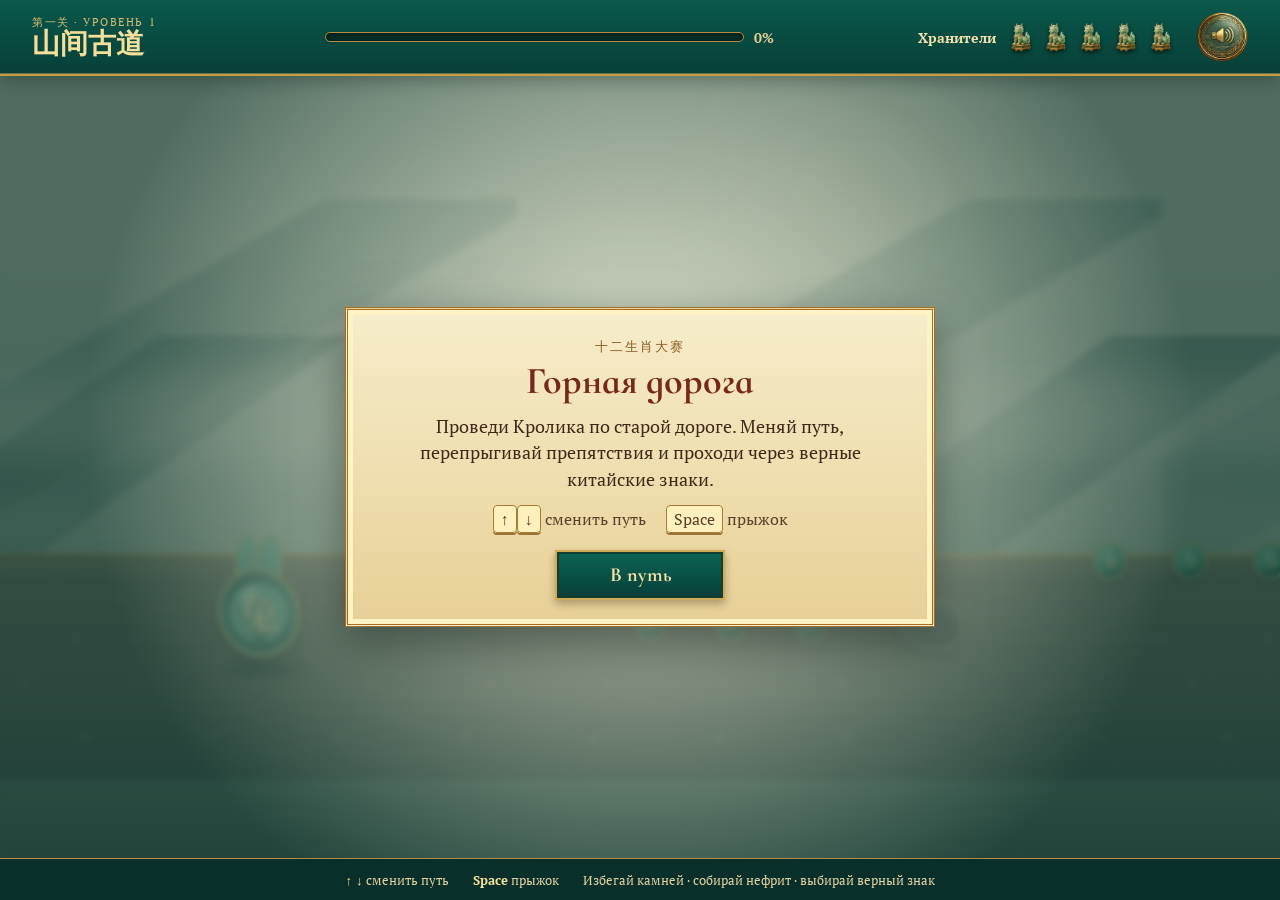
<file: runner-test.html>
<!doctype html>
<html lang="ru">
<head>
  <meta charset="UTF-8">
  <meta name="viewport" content="width=device-width,initial-scale=1,viewport-fit=cover">
  <title>山间古道 · Прототип раннера</title>
  <link rel="preconnect" href="https://fonts.googleapis.com">
  <link rel="preconnect" href="https://fonts.gstatic.com" crossorigin>
  <link href="https://fonts.googleapis.com/css2?family=Cormorant+Infant:wght@600;700&family=Noto+Serif+SC:wght@600;700&family=PT+Serif:wght@400;700&display=swap" rel="stylesheet">
  <link rel="stylesheet" href="runner.css">
</head>
<body>
  <main class="runner-shell">
    <header class="runner-top">
      <div class="runner-title">
        <small>第一关 · УРОВЕНЬ 1</small>
        <h1>山间古道</h1>
      </div>

      <div class="runner-progress" aria-label="Прогресс уровня">
        <span class="runner-progress__track"><i id="progressFill"></i></span>
        <b id="progressText">0%</b>
      </div>

      <aside class="runner-lives" aria-label="Нефритовые хранители">
        <span>Хранители</span>
        <div id="lives"></div>
      </aside>

      <button class="sound-control" id="soundButton" type="button" aria-pressed="true" aria-label="Выключить звук">
        <img src="assets/ui/sound-button.png?v=4" alt="">
      </button>
    </header>

    <section class="runner-stage" id="stage" aria-label="Игровое поле">
      <div class="runner-sky"></div>
      <div class="runner-mountains runner-mountains--far" data-parallax=".08"></div>
      <div class="runner-mountains runner-mountains--near" data-parallax=".16"></div>
      <div class="runner-mist runner-mist--one"></div>
      <div class="runner-mist runner-mist--two"></div>

      <div class="runner-world" id="world">
        <div class="road-decoration road-decoration--pine pine-a"></div>
        <div class="road-decoration road-decoration--pine pine-b"></div>
        <div class="road-decoration road-decoration--lantern lantern-a">灯</div>
        <div class="road-decoration road-decoration--lantern lantern-b">灯</div>

        <div class="runner-road">
          <div class="runner-road__edge"></div>
          <div class="runner-road__lanes" aria-hidden="true">
            <i></i><i></i>
          </div>
        </div>

        <div class="finish-gate" data-x="5650" aria-hidden="true">
          <div class="finish-gate__roof"></div>
          <div class="finish-gate__posts"><i></i><i></i></div>
          <b>终点</b>
        </div>

        <div id="objects"></div>
      </div>

      <div class="runner-player" id="player" aria-label="Кролик">
        <span class="runner-player__shadow"></span>
        <div class="runner-player__figure">
          <span class="runner-player__seal">兔</span>
          <small>tù</small>
        </div>
      </div>

      <div class="runner-challenge" id="challenge" hidden>
        <small id="challengeHint">Знак на пути</small>
        <strong id="challengeText">找到“兔”</strong>
      </div>

      <div class="runner-message" id="message" role="status" aria-live="polite"></div>

      <div class="runner-controls runner-controls--mobile" aria-label="Управление">
        <button type="button" data-control="up" aria-label="Выше">↑</button>
        <button type="button" data-control="jump" aria-label="Прыжок">跃</button>
        <button type="button" data-control="down" aria-label="Ниже">↓</button>
      </div>

      <div class="runner-start" id="startScreen">
        <div class="runner-start__paper">
          <small>十二生肖大赛</small>
          <h2>Горная дорога</h2>
          <p>Проведи Кролика по старой дороге. Меняй путь, перепрыгивай препятствия и проходи через верные китайские знаки.</p>
          <div class="runner-start__keys">
            <span><kbd>↑</kbd><kbd>↓</kbd> сменить путь</span>
            <span><kbd>Space</kbd> прыжок</span>
          </div>
          <button class="runner-start__button" id="startButton" type="button">В путь</button>
        </div>
      </div>

      <div class="runner-result" id="resultScreen" hidden>
        <div class="runner-result__card">
          <small>胜 · ПУТЬ ЗАВЕРШЁН</small>
          <h2>山间古道</h2>
          <div class="runner-result__stars" id="resultStars" aria-label="Звёзды"></div>
          <dl>
            <div><dt>Хранители</dt><dd id="resultLives">5 / 5</dd></div>
            <div><dt>Знаки</dt><dd id="resultSigns">0 / 2</dd></div>
            <div><dt>Нефритовые жетоны</dt><dd id="resultTokens">0 / 18</dd></div>
          </dl>
          <div class="runner-result__chest">
            <img src="assets/rewards/emperor-chest.png" alt="Императорская шкатулка">
            <span>Награда за первый путь</span>
          </div>
          <button type="button" id="replayButton">Пройти ещё раз</button>
        </div>
      </div>
    </section>

    <footer class="runner-help">
      <span><b>↑ ↓</b> сменить путь</span>
      <span><b>Space</b> прыжок</span>
      <span>Избегай камней · собирай нефрит · выбирай верный знак</span>
    </footer>
  </main>

  <audio id="music" src="assets/audio/chinese-background.mp3?v=1" loop preload="auto"></audio>
  <script src="runner.js"></script>
</body>
</html>
</file>
<file: runner.css>
:root{
  --jade-950:#082f2a;
  --jade-900:#073f37;
  --jade-800:#0a594c;
  --jade-700:#16705f;
  --jade-500:#58a884;
  --gold-700:#9e7027;
  --gold-500:#cda653;
  --gold-300:#ead28e;
  --paper:#f4e7bf;
  --ink:#402819;
  --red:#7c2418;
  --font-display:"Cormorant Infant","PT Serif",serif;
  --font-body:"PT Serif",serif;
  --font-chinese:"Noto Serif SC",serif;
}
*{box-sizing:border-box}
html,body{margin:0;min-height:100%;background:#17372f;color:var(--ink)}
body{font-family:var(--font-body);overflow:hidden}
button{font:inherit}
.runner-shell{
  min-height:100dvh;
  display:grid;
  grid-template-rows:auto minmax(0,1fr) auto;
  background:
    radial-gradient(circle at 50% 0,#f4ebce 0 18%,transparent 48%),
    linear-gradient(#d9d7bd,#7f9a84 58%,#284c40);
}
.runner-top{
  position:relative;z-index:20;
  min-height:76px;
  display:grid;
  grid-template-columns:minmax(180px,1.15fr) minmax(250px,2fr) minmax(310px,1.5fr) 52px;
  align-items:center;
  gap:18px;
  padding:9px clamp(14px,2.5vw,36px);
  color:#f4e2ae;
  background:linear-gradient(180deg,#0a594c 0%,#073f37 100%);
  border-bottom:2px solid #c99b45;
  box-shadow:inset 0 -1px #e3c36a66,0 5px 16px #10241f55;
}
.runner-title small{display:block;color:#d9bd75;font-size:11px;letter-spacing:.14em}
.runner-title h1{margin:0;font:700 clamp(25px,2.2vw,34px)/1 var(--font-display);color:#f5df9a}
.runner-progress{display:grid;grid-template-columns:1fr 48px;align-items:center;gap:10px}
.runner-progress__track{height:10px;padding:2px;border:1px solid #b98b3d;border-radius:999px;background:#052d28;box-shadow:inset 0 1px 4px #0007}
.runner-progress__track i{display:block;width:0;height:100%;border-radius:999px;background:linear-gradient(90deg,#9f7531,#ead58f);transition:width .18s linear}
.runner-progress b{font-size:14px;color:#e9d294}
.runner-lives{display:flex;align-items:center;justify-content:flex-end;gap:9px}
.runner-lives>span{font-weight:700;font-size:14px}
.runner-lives>div{display:flex;align-items:center;gap:2px}
.runner-lives .life{width:33px;height:30px;object-fit:contain;filter:drop-shadow(0 2px 2px #021b17)}
.runner-lives .life.is-lost{opacity:.24;filter:grayscale(1) sepia(.25)}
.sound-control{
  width:52px;height:52px;padding:0;border:0;background:transparent;cursor:pointer;
  transition:transform .18s ease,filter .18s ease
}
.sound-control img{display:block;width:100%;height:100%;object-fit:contain}
.sound-control:hover{transform:scale(1.04);filter:drop-shadow(0 3px 5px #2f1f0d66)}
.runner-stage{
  position:relative;
  min-height:0;
  overflow:hidden;
  isolation:isolate;
  background:
    linear-gradient(to bottom,#dfe1ca 0 20%,#bcc9b7 47%,#809b84 71%,#334e42 100%);
  touch-action:none;
}
.runner-sky{position:absolute;inset:0;background:radial-gradient(circle at 67% 16%,#fff7d9aa 0 4%,transparent 18%)}
.runner-mountains{position:absolute;left:-10%;right:-10%;bottom:35%;height:56%;pointer-events:none}
.runner-mountains--far{
  opacity:.34;
  background:
    linear-gradient(150deg,transparent 0 34%,#527a6b 35% 51%,transparent 52%) 0 100%/42% 88% repeat-x;
  filter:blur(.4px)
}
.runner-mountains--near{
  bottom:28%;height:49%;opacity:.48;
  background:
    linear-gradient(145deg,transparent 0 31%,#315e52 32% 52%,transparent 53%) 0 100%/31% 79% repeat-x;
}
.runner-mist{position:absolute;left:-20%;width:140%;height:14%;border-radius:50%;filter:blur(18px);background:#f5f2dc7a;pointer-events:none}
.runner-mist--one{top:37%;animation:mist 19s linear infinite alternate}
.runner-mist--two{top:51%;opacity:.55;animation:mist 26s linear infinite alternate-reverse}
@keyframes mist{to{transform:translateX(8%)}}

.runner-world{position:absolute;inset:0;width:100%;height:100%;will-change:transform}
.runner-road{
  position:absolute;left:-10%;width:140%;top:61%;height:39%;
  background:
    linear-gradient(#365749 0 1%,transparent 1%),
    linear-gradient(180deg,#94856b 0%,#6e6a58 15%,#55584b 72%,#3b493f 100%);
  border-top:4px solid #baa875;
  box-shadow:inset 0 8px 18px #2a342b55;
  transform:perspective(850px) rotateX(59deg);
  transform-origin:50% 0;
}
.runner-road:before{
  content:"";position:absolute;inset:0;opacity:.26;
  background:
    radial-gradient(ellipse at 25% 25%,#d7c79c 0 3%,transparent 4%),
    radial-gradient(ellipse at 73% 64%,#242f28 0 2%,transparent 3%);
  background-size:93px 61px,78px 55px
}
.runner-road__edge{position:absolute;left:0;right:0;top:0;height:5px;background:linear-gradient(90deg,#8e6426,#ddc16e,#8e6426)}
.runner-road__lanes{position:absolute;inset:0}
.runner-road__lanes i{position:absolute;left:0;right:0;height:1px;background:linear-gradient(90deg,transparent,#d9cb9c2d,transparent)}
.runner-road__lanes i:first-child{top:33%}.runner-road__lanes i:last-child{top:66%}

.runner-player{
  --lane:1;
  --jump:0px;
  position:absolute;
  z-index:12;
  left:16%;
  top:calc(70% + (var(--lane) - 1) * 8%);
  width:108px;height:112px;
  transform:translateY(calc(-50% - var(--jump)));
  transition:top .16s ease;
  will-change:top,transform;
}
.runner-player__shadow{
  position:absolute;left:15%;right:5%;bottom:0;height:18px;border-radius:50%;
  background:#0c231d66;filter:blur(4px);transform:scaleX(.9)
}
.runner-player__figure{
  position:absolute;left:13px;top:2px;width:82px;height:88px;
  display:grid;place-items:center;
  border-radius:46% 54% 47% 53%;
  background:
    radial-gradient(circle at 38% 30%,#a8d7b9 0 12%,transparent 13%),
    radial-gradient(circle,#6fb496 0 52%,#2c705b 53% 63%,#164d40 64%);
  border:2px solid #d6bb68;
  box-shadow:inset 0 0 0 4px #d9edc260,0 7px 10px #10271f88;
}
.runner-player__figure:before,.runner-player__figure:after{
  content:"";position:absolute;top:-37px;width:25px;height:54px;border-radius:60% 60% 30% 30%;
  background:linear-gradient(#83c3a6,#4d9a7d);border:2px solid #d2b466;z-index:-1
}
.runner-player__figure:before{left:15px;rotate:-8deg}.runner-player__figure:after{right:15px;rotate:8deg}
.runner-player__seal{font:700 40px/1 var(--font-chinese);color:#f8e4a9;text-shadow:0 2px #174c3d}
.runner-player__figure small{position:absolute;bottom:8px;color:#173d33;font-weight:700}
.runner-player.is-hit .runner-player__figure{animation:hit .5s ease}
@keyframes hit{20%{filter:brightness(1.8);transform:translateX(-8px) rotate(-5deg)}45%{transform:translateX(8px) rotate(4deg)}75%{transform:translateX(-4px)}}
.runner-player.is-jumping .runner-player__shadow{transform:scale(.62);opacity:.45}

.object{
  position:absolute;z-index:8;
  left:calc(var(--x) * 1px);
  top:calc(70% + (var(--lane) - 1) * 8%);
  transform:translate(-50%,-50%);
}
.obstacle{
  width:64px;height:52px;border-radius:48% 52% 37% 63%;
  background:linear-gradient(145deg,#777665,#4b5147 58%,#343b34);
  border:2px solid #958d70;
  box-shadow:inset 8px 8px 12px #c8bea333,0 8px 8px #12231d55
}
.obstacle:before{content:"";position:absolute;left:12px;top:10px;width:18px;height:8px;border-radius:50%;background:#c1b89c45}
.token{
  width:34px;height:38px;display:grid;place-items:center;
  border-radius:44% 44% 50% 50%;
  color:#e8d38b;font:700 15px var(--font-chinese);
  background:radial-gradient(circle at 40% 30%,#8fd0af,#3e9273 57%,#165747 60%);
  border:2px solid #d5b35d;box-shadow:0 4px 7px #17332677,inset 0 0 0 2px #b9e0c166
}
.token.is-collected{opacity:0;transform:translate(-50%,-110%) scale(.5);transition:.25s ease}
.sign-gate{
  width:108px;height:132px;
  display:grid;place-items:center;
  background:linear-gradient(90deg,#6f321b 0 8%,#b26a2c 9% 15%,transparent 16% 84%,#b26a2c 85% 91%,#6f321b 92%);
  border-top:13px solid #8c3a1f;
  box-shadow:0 5px 7px #25180e45;
}
.sign-gate:before{
  content:"";position:absolute;top:-23px;left:-8px;right:-8px;height:16px;
  background:linear-gradient(#a95327,#6e2718);clip-path:polygon(4% 0,96% 0,100% 38%,75% 45%,68% 100%,32% 100%,25% 45%,0 38%)
}
.sign-gate b{
  display:grid;place-items:center;width:58px;height:70px;
  border:2px solid #d8b85e;background:#f0dfac;color:#6e2419;
  font:700 34px var(--font-chinese);box-shadow:inset 0 0 0 3px #8a341d
}
.sign-gate.is-correct b{background:#d8edc9;color:#174c3d;box-shadow:inset 0 0 0 3px #49886c,0 0 18px #f0d98f}
.sign-gate.is-wrong b{filter:grayscale(.75);opacity:.65}

.road-decoration{position:absolute;z-index:3}
.road-decoration--pine{width:140px;height:250px;bottom:30%;border-left:15px solid #31463a;filter:drop-shadow(0 4px 3px #11231c55)}
.road-decoration--pine:before,.road-decoration--pine:after{
  content:"";position:absolute;width:120px;height:95px;border-radius:50%;
  background:#315f4e;filter:blur(.3px)
}
.road-decoration--pine:before{left:-54px;top:15px}.road-decoration--pine:after{left:-20px;top:66px;background:#244f42}
.pine-a{left:1400px}.pine-b{left:3900px;transform:scale(.8)}
.road-decoration--lantern{
  display:grid;place-items:center;width:38px;height:53px;border-radius:40%;
  color:#f0d78a;background:#842e20;border:2px solid #c79845;
  font:700 16px var(--font-chinese);box-shadow:0 0 14px #e1ba5f55
}
.lantern-a{left:2700px;top:36%}.lantern-b{left:4900px;top:33%}

.finish-gate{
  position:absolute;z-index:6;left:5650px;top:40%;
  width:260px;height:245px;transform:translateX(-50%)
}
.finish-gate__roof{
  position:absolute;left:-24px;right:-24px;top:0;height:48px;
  background:linear-gradient(#922f1d,#5b2118);
  border-bottom:5px solid #d0a449;
  clip-path:polygon(5% 15%,45% 15%,50% 0,55% 15%,95% 15%,100% 30%,87% 42%,80% 100%,20% 100%,13% 42%,0 30%)
}
.finish-gate__posts{position:absolute;left:25px;right:25px;top:46px;bottom:0;display:flex;justify-content:space-between}
.finish-gate__posts i{width:30px;background:linear-gradient(90deg,#662317,#9e4123,#572017);border:2px solid #c79a49}
.finish-gate b{
  position:absolute;left:50%;top:63px;transform:translateX(-50%);
  padding:8px 18px;color:#f0d58c;background:#0a574b;border:2px solid #c79a49;
  font:700 24px var(--font-chinese)
}

.runner-challenge{
  position:absolute;z-index:25;left:50%;top:14%;transform:translateX(-50%);
  min-width:min(420px,86vw);padding:9px 22px 11px;text-align:center;
  color:#f5e3ad;background:linear-gradient(180deg,#0a594ce8,#073f37e8);
  border:2px double #d0aa54;border-radius:10px;box-shadow:0 6px 18px #17332966
}
.runner-challenge small{display:block;color:#d9bd75;font-size:12px;letter-spacing:.1em}
.runner-challenge strong{font:700 25px var(--font-chinese)}
.runner-message{
  position:absolute;z-index:30;left:50%;top:29%;transform:translate(-50%,-50%);
  min-width:220px;text-align:center;font-weight:700;font-size:20px;color:#5e2a17;
  opacity:0;pointer-events:none
}
.runner-message.is-visible{animation:message 1s ease}
@keyframes message{0%{opacity:0;transform:translate(-50%,-35%)}18%,70%{opacity:1;transform:translate(-50%,-50%)}100%{opacity:0;transform:translate(-50%,-68%)}}

.runner-controls--mobile{display:none;position:absolute;z-index:40;right:14px;bottom:14px;gap:7px}
.runner-controls button{
  width:50px;height:50px;border-radius:50%;border:2px solid #cba04d;
  background:#073f37d9;color:#f2d995;font:700 20px var(--font-chinese);
  box-shadow:inset 0 0 0 2px #e3c36a3d,0 3px 7px #0c201a66
}
.runner-start,.runner-result{
  position:absolute;inset:0;z-index:60;display:grid;place-items:center;padding:20px;
  background:radial-gradient(circle at 50% 45%,#eff0d8bb,#1c4139ba 72%);
  backdrop-filter:blur(3px)
}
.runner-start__paper,.runner-result__card{
  width:min(590px,94vw);padding:24px clamp(20px,4vw,42px);text-align:center;
  background:linear-gradient(180deg,#f7edcb,#e7d096);
  border:3px double #a66f28;box-shadow:inset 0 0 0 5px #fff2c5,0 16px 42px #14251e88
}
.runner-start small,.runner-result small{color:#8b5b23;letter-spacing:.14em}
.runner-start h2,.runner-result h2{margin:2px 0 9px;color:#77271b;font:700 38px var(--font-display)}
.runner-start p{max-width:500px;margin:0 auto 16px;font-size:18px;line-height:1.45}
.runner-start__keys{display:flex;justify-content:center;gap:20px;flex-wrap:wrap;margin:14px 0 20px}
.runner-start__keys span{color:#56402a}
kbd{padding:2px 7px;border:1px solid #a77b39;border-radius:4px;background:#fff0bd;box-shadow:0 2px #9b7435;font-family:var(--font-body)}
.runner-start__button,.runner-result button{
  min-width:170px;padding:11px 28px;border:2px solid #d0aa54;color:#f7e3a7;
  background:linear-gradient(#0b6455,#073f37);box-shadow:inset 0 0 0 2px #123d32,0 4px 8px #33211155;
  font:700 20px var(--font-display);cursor:pointer
}
.runner-result[hidden],.runner-start[hidden],.runner-challenge[hidden]{display:none}
.runner-result__stars{display:flex;justify-content:center;gap:8px;margin:10px 0 18px;font-size:35px;color:#ae8433}
.runner-result__stars .off{opacity:.22;filter:grayscale(1)}
.runner-result dl{max-width:390px;margin:0 auto 12px}
.runner-result dl div{display:flex;justify-content:space-between;padding:7px 0;border-bottom:1px solid #b7873d55}
.runner-result dt{font-weight:700}.runner-result dd{margin:0}
.runner-result__chest{display:grid;justify-items:center;margin:8px auto 14px}
.runner-result__chest img{width:150px;height:96px;object-fit:contain;filter:drop-shadow(0 7px 5px #5b3c1f55)}
.runner-result__chest span{margin-top:-4px;color:#785123;font-size:14px}
.runner-help{
  min-height:42px;display:flex;align-items:center;justify-content:center;gap:24px;flex-wrap:wrap;
  padding:7px 18px;color:#e4d3a4;background:#092f2a;border-top:1px solid #b98a3b;font-size:13px
}
.runner-help b{color:#f5df9a}

@media(max-width:900px){
  .runner-top{grid-template-columns:1fr 1.2fr auto;gap:10px;min-height:68px}
  .runner-title small{display:none}.runner-title h1{font-size:25px}
  .runner-lives{grid-column:1/3;grid-row:2;justify-content:flex-start}
  .runner-progress{grid-column:2;grid-row:1}
  .sound-control{grid-column:3;grid-row:1/3}
  .runner-top{padding-top:7px;padding-bottom:7px}
  .runner-lives .life{width:27px;height:25px}
}
@media(pointer:coarse),(max-width:760px){
  body{overflow:hidden}
  .runner-controls--mobile{display:flex}
  .runner-help{display:none}
  .runner-stage{min-height:0}
  .runner-player{left:12%;width:90px;height:102px}
  .runner-player__figure{transform:scale(.88);transform-origin:bottom left}
}
@media(max-height:620px){
  .runner-top{min-height:58px}
  .runner-title h1{font-size:23px}
  .runner-help{display:none}
}
@media(prefers-reduced-motion:reduce){
  .runner-mist{animation:none}
  .runner-progress__track i,.sound-control{transition:none}
}
</file>
